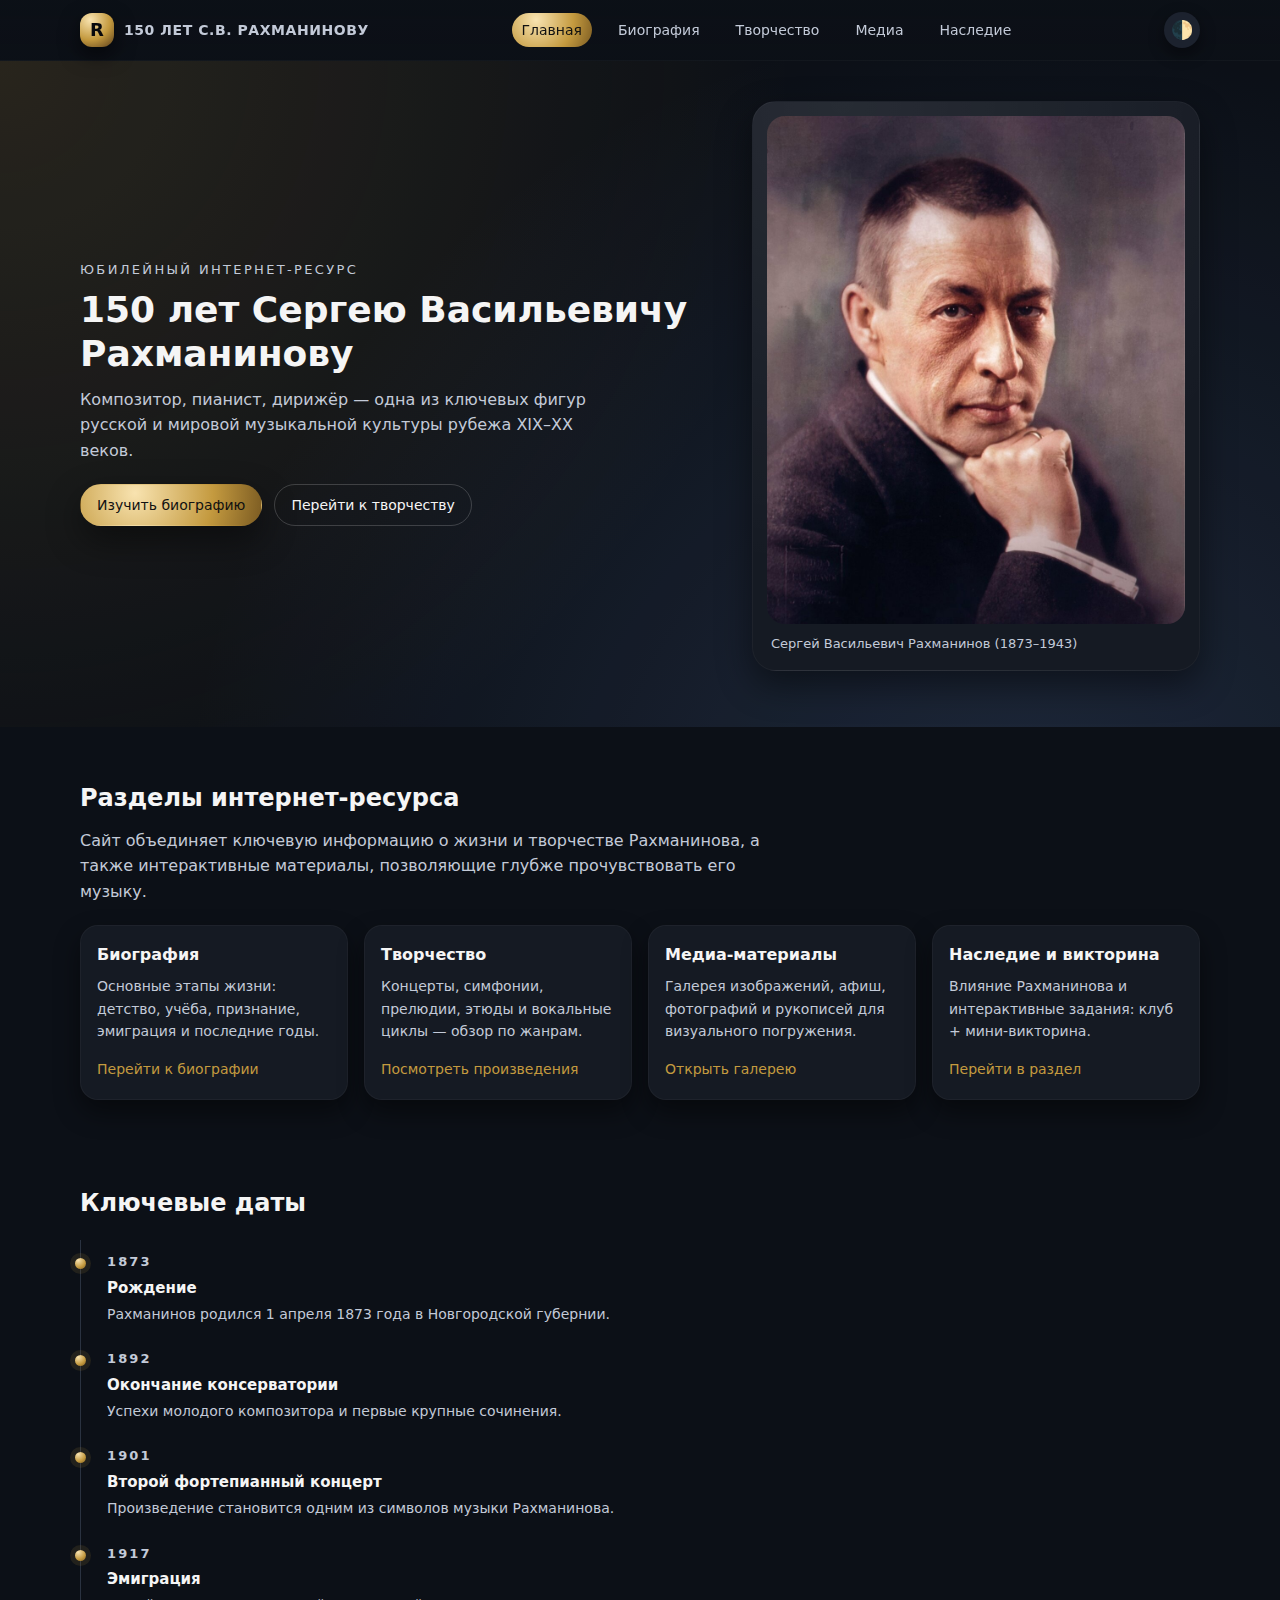
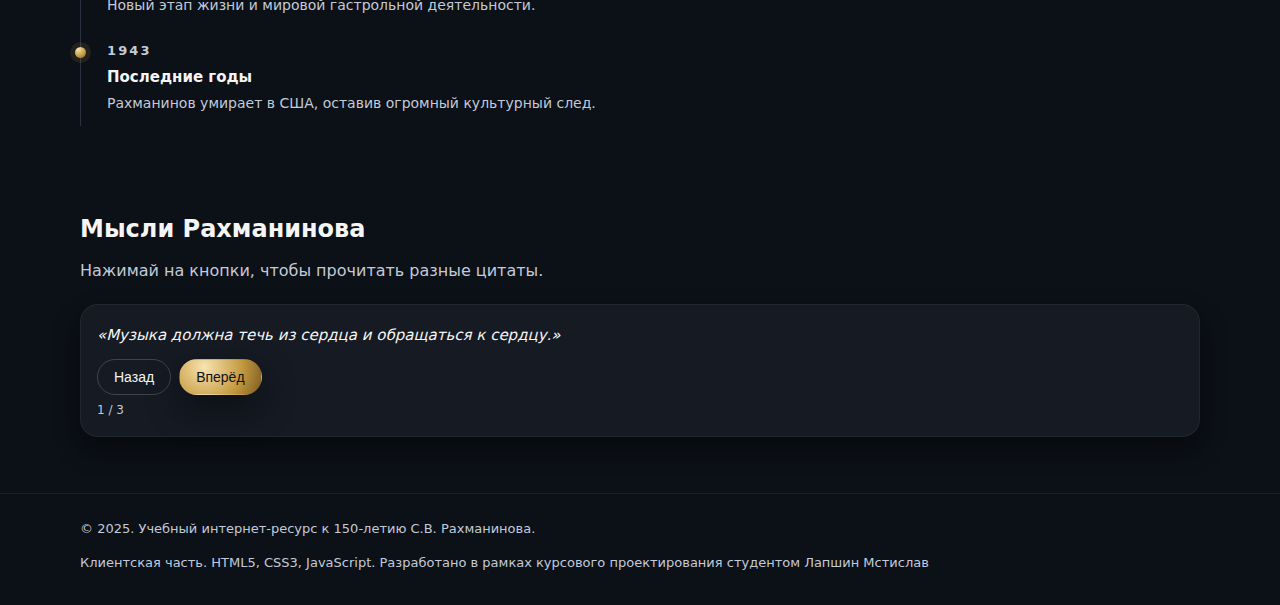
<file: index.html>
<!DOCTYPE html>
<html lang="ru">
<head>
    <meta charset="UTF-8">
    <title>150 лет С.В. Рахманинову — Главная</title>
    <meta name="viewport" content="width=device-width, initial-scale=1">
    <meta name="description" content="Юбилейный интернет-ресурс к 150-летию Сергея Васильевича Рахманинова. Биография, творчество, медиа и интерактивные материалы.">
    <link rel="stylesheet" href="css/style.css">
</head>
<body class="page-home" data-page="home">
<header class="site-header">
    <div class="container header-inner">
        <a href="index.html" class="logo">
            <span class="logo-mark">R</span>
            <span class="logo-text">150 лет С.В. Рахманинову</span>
        </a>

        <button class="nav-toggle" id="navToggle" aria-label="Открыть меню" aria-expanded="false">
            <span class="nav-toggle-line"></span>
            <span class="nav-toggle-line"></span>
            <span class="nav-toggle-line"></span>
        </button>

        <nav class="main-nav" aria-label="Главная навигация">
            <ul class="nav-list" id="navList">
                <li><a href="index.html" class="nav-link active">Главная</a></li>
                <li><a href="biography.html" class="nav-link">Биография</a></li>
                <li><a href="works.html" class="nav-link">Творчество</a></li>
                <li><a href="media.html" class="nav-link">Медиа</a></li>
                <li><a href="legacy.html" class="nav-link">Наследие</a></li>
            </ul>
        </nav>

        <div class="header-actions">
            <button class="theme-toggle" id="themeToggle" aria-label="Переключить тему">🌓</button>
            <div class="member-badge" id="memberBadge" hidden>
                <a href="member.html" class="member-pill" id="memberPill" aria-label="Открыть профиль участника"></a>
            </div>
        </div>
    </div>
</header>

<main>
    <section class="hero">
        <div class="container hero-inner">
            <div class="hero-text">
                <p class="hero-kicker">Юбилейный интернет-ресурс</p>
                <h1>150 лет Сергею Васильевичу Рахманинову</h1>
                <p class="hero-subtitle">
                    Композитор, пианист, дирижёр — одна из ключевых фигур русской и мировой музыкальной культуры рубежа XIX–XX веков.
                </p>
                <div class="hero-actions">
                    <a href="biography.html" class="btn btn-primary">Изучить биографию</a>
                    <a href="works.html" class="btn btn-outline">Перейти к творчеству</a>
                </div>
            </div>
            <div class="hero-media">
                <div class="hero-image-card">
                    <img src="img/rachmaninov-portrait.jpg" alt="С.В. Рахманинов" class="hero-image">
                    <p class="hero-image-caption">
                        Сергей Васильевич Рахманинов (1873–1943)
                    </p>
                </div>
            </div>
        </div>
        <div class="hero-bg-fade"></div>
    </section>

    <section class="section section-cards">
        <div class="container">
            <h2 class="section-title">Разделы интернет-ресурса</h2>
            <p class="section-intro">
                Сайт объединяет ключевую информацию о жизни и творчестве Рахманинова, а также интерактивные материалы,
                позволяющие глубже прочувствовать его музыку.
            </p>

            <div class="card-grid">
                <article class="info-card">
                    <h3>Биография</h3>
                    <p>Основные этапы жизни: детство, учёба, признание, эмиграция и последние годы.</p>
                    <a href="biography.html" class="card-link">Перейти к биографии</a>
                </article>

                <article class="info-card">
                    <h3>Творчество</h3>
                    <p>Концерты, симфонии, прелюдии, этюды и вокальные циклы — обзор по жанрам.</p>
                    <a href="works.html" class="card-link">Посмотреть произведения</a>
                </article>

                <article class="info-card">
                    <h3>Медиа-материалы</h3>
                    <p>Галерея изображений, афиш, фотографий и рукописей для визуального погружения.</p>
                    <a href="media.html" class="card-link">Открыть галерею</a>
                </article>

                <article class="info-card">
                    <h3>Наследие и викторина</h3>
                    <p>Влияние Рахманинова и интерактивные задания: клуб + мини-викторина.</p>
                    <a href="legacy.html" class="card-link">Перейти в раздел</a>
                </article>
            </div>
        </div>
    </section>

    <section class="section section-timeline">
        <div class="container">
            <h2 class="section-title">Ключевые даты</h2>
            <div class="timeline">
                <div class="timeline-item">
                    <div class="timeline-year">1873</div>
                    <div class="timeline-content">
                        <h3>Рождение</h3>
                        <p>Рахманинов родился 1 апреля 1873 года в Новгородской губернии.</p>
                    </div>
                </div>
                <div class="timeline-item">
                    <div class="timeline-year">1892</div>
                    <div class="timeline-content">
                        <h3>Окончание консерватории</h3>
                        <p>Успехи молодого композитора и первые крупные сочинения.</p>
                    </div>
                </div>
                <div class="timeline-item">
                    <div class="timeline-year">1901</div>
                    <div class="timeline-content">
                        <h3>Второй фортепианный концерт</h3>
                        <p>Произведение становится одним из символов музыки Рахманинова.</p>
                    </div>
                </div>
                <div class="timeline-item">
                    <div class="timeline-year">1917</div>
                    <div class="timeline-content">
                        <h3>Эмиграция</h3>
                        <p>Новый этап жизни и мировой гастрольной деятельности.</p>
                    </div>
                </div>
                <div class="timeline-item">
                    <div class="timeline-year">1943</div>
                    <div class="timeline-content">
                        <h3>Последние годы</h3>
                        <p>Рахманинов умирает в США, оставив огромный культурный след.</p>
                    </div>
                </div>
            </div>
        </div>
    </section>

    <section class="section section-quote">
        <div class="container">
            <h2 class="section-title">Мысли Рахманинова</h2>
            <p class="section-intro">
                Нажимай на кнопки, чтобы прочитать разные цитаты.
            </p>
            <div class="quote-widget" data-role="quote-widget">
                <p class="quote-text" id="quoteText">«Музыка должна течь из сердца и обращаться к сердцу.»</p>
                <div class="quote-controls">
                    <button class="btn btn-outline" id="prevQuote">Назад</button>
                    <button class="btn btn-primary" id="nextQuote">Вперёд</button>
                </div>
                <p class="quote-counter" id="quoteCounter">1 / 3</p>
            </div>
        </div>
    </section>
</main>

<footer class="site-footer">
    <div class="container footer-inner">
        <p>© 2025. Учебный интернет-ресурс к 150-летию С.В. Рахманинова.</p>
        <p class="footer-meta">
            Клиентская часть. HTML5, CSS3, JavaScript. Разработано в рамках курсового проектирования студентом Лапшин Мстислав
        </p>
    </div>
</footer>

<button id="scrollTopBtn" class="scroll-top" aria-label="Прокрутить наверх">↑</button>
<script src="js/script.js"></script>
</body>
</html>
</file>
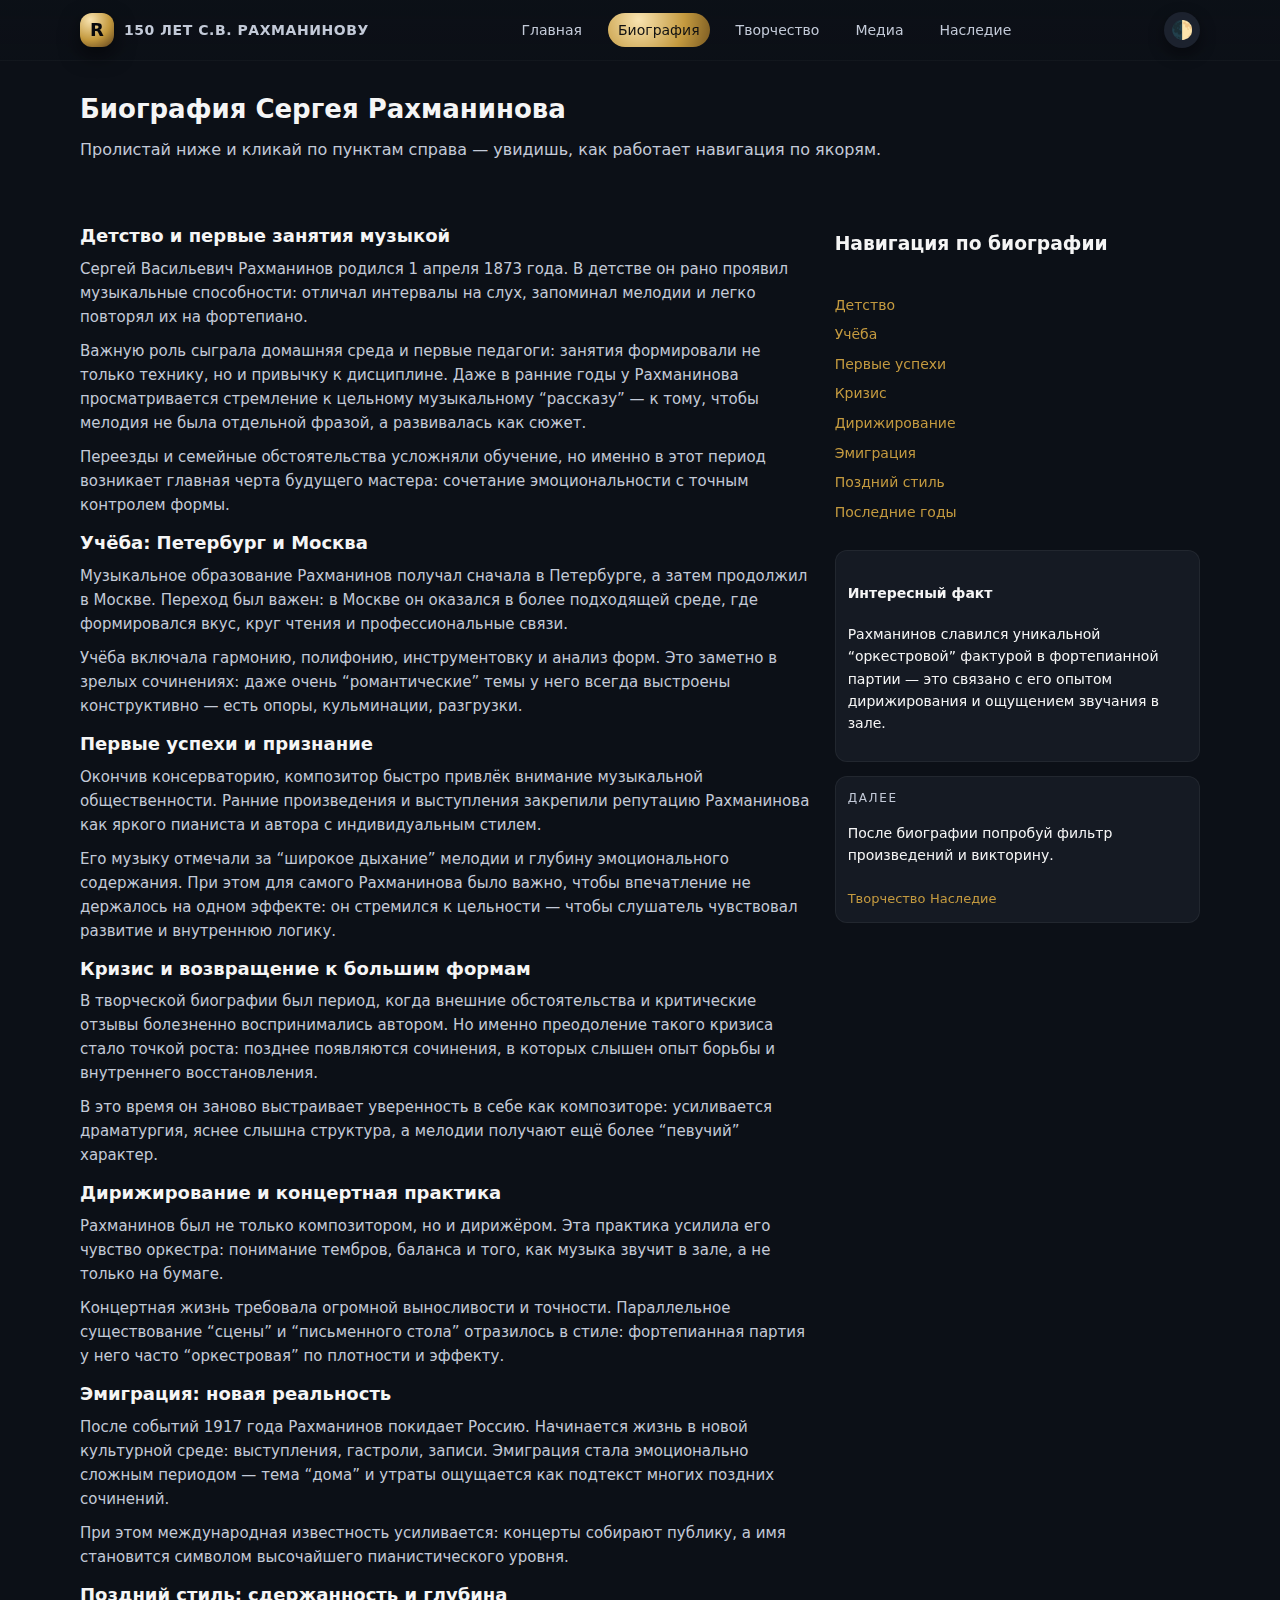
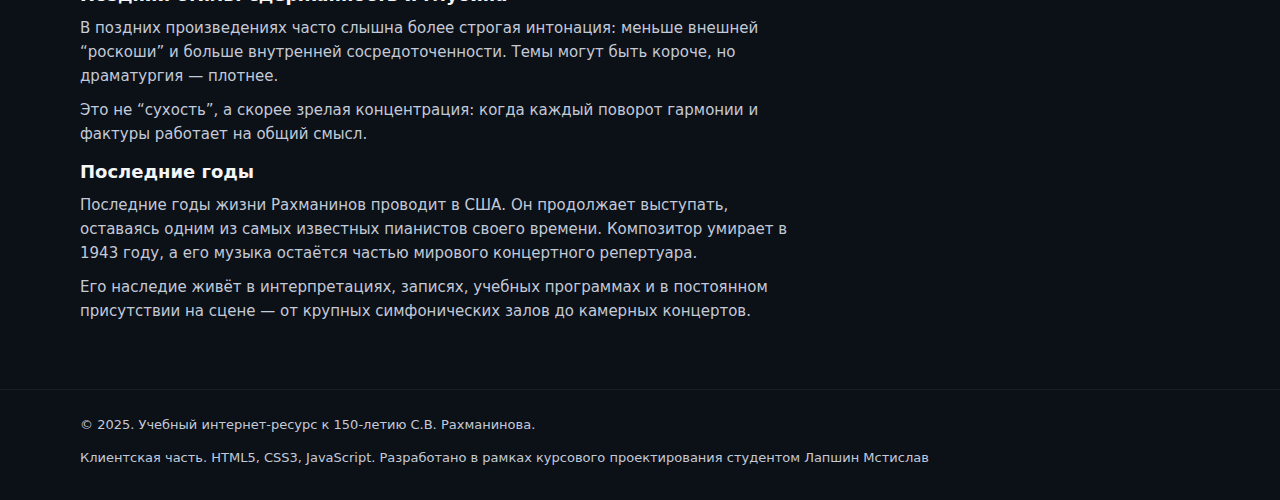
<file: biography.html>
<!DOCTYPE html>
<html lang="ru">
<head>
    <meta charset="UTF-8">
    <title>Биография — 150 лет С.В. Рахманинову</title>
    <meta name="viewport" content="width=device-width, initial-scale=1">
    <meta name="description" content="Биография Сергея Васильевича Рахманинова: основные этапы жизни, творчества и эмиграции.">
    <link rel="stylesheet" href="css/style.css">
</head>
<body class="page-biography" data-page="biography">
<header class="site-header">
    <div class="container header-inner">
        <a href="index.html" class="logo">
            <span class="logo-mark">R</span>
            <span class="logo-text">150 лет С.В. Рахманинову</span>
        </a>

        <button class="nav-toggle" id="navToggle" aria-label="Открыть меню" aria-expanded="false">
            <span class="nav-toggle-line"></span>
            <span class="nav-toggle-line"></span>
            <span class="nav-toggle-line"></span>
        </button>

        <nav class="main-nav" aria-label="Главная навигация">
            <ul class="nav-list" id="navList">
                <li><a href="index.html" class="nav-link">Главная</a></li>
                <li><a href="biography.html" class="nav-link active">Биография</a></li>
                <li><a href="works.html" class="nav-link">Творчество</a></li>
                <li><a href="media.html" class="nav-link">Медиа</a></li>
                <li><a href="legacy.html" class="nav-link">Наследие</a></li>
            </ul>
        </nav>

        <div class="header-actions">
            <button class="theme-toggle" id="themeToggle" aria-label="Переключить тему">🌓</button>
            <div class="member-badge" id="memberBadge" hidden>
                <a href="member.html" class="member-pill" id="memberPill"></a>
            </div>
        </div>
    </div>
</header>

<main>
    <section class="section section-page-header">
        <div class="container">
            <h1 class="page-title">Биография Сергея Рахманинова</h1>
            <p class="page-subtitle">
                Пролистай ниже и кликай по пунктам справа — увидишь, как работает навигация по якорям.
            </p>
        </div>
    </section>

    <section class="section section-two-columns">
        <div class="container two-columns">
            <article class="column-main">
                <h2 id="childhood">Детство и первые занятия музыкой</h2>
                <p>
                    Сергей Васильевич Рахманинов родился 1 апреля 1873 года. В детстве он рано проявил музыкальные способности:
                    отличал интервалы на слух, запоминал мелодии и легко повторял их на фортепиано.
                </p>
                <p>
                    Важную роль сыграла домашняя среда и первые педагоги: занятия формировали не только технику, но и привычку к
                    дисциплине. Даже в ранние годы у Рахманинова просматривается стремление к цельному музыкальному “рассказу” —
                    к тому, чтобы мелодия не была отдельной фразой, а развивалась как сюжет.
                </p>
                <p>
                    Переезды и семейные обстоятельства усложняли обучение, но именно в этот период возникает главная черта будущего
                    мастера: сочетание эмоциональности с точным контролем формы.
                </p>

                <h2 id="study">Учёба: Петербург и Москва</h2>
                <p>
                    Музыкальное образование Рахманинов получал сначала в Петербурге, а затем продолжил в Москве.
                    Переход был важен: в Москве он оказался в более подходящей среде, где формировался вкус, круг чтения и профессиональные связи.
                </p>
                <p>
                    Учёба включала гармонию, полифонию, инструментовку и анализ форм. Это заметно в зрелых сочинениях: даже очень
                    “романтические” темы у него всегда выстроены конструктивно — есть опоры, кульминации, разгрузки.
                </p>

                <h2 id="first-success">Первые успехи и признание</h2>
                <p>
                    Окончив консерваторию, композитор быстро привлёк внимание музыкальной общественности. Ранние произведения
                    и выступления закрепили репутацию Рахманинова как яркого пианиста и автора с индивидуальным стилем.
                </p>
                <p>
                    Его музыку отмечали за “широкое дыхание” мелодии и глубину эмоционального содержания. При этом для самого
                    Рахманинова было важно, чтобы впечатление не держалось на одном эффекте: он стремился к цельности — чтобы слушатель
                    чувствовал развитие и внутреннюю логику.
                </p>

                <h2 id="crisis">Кризис и возвращение к большим формам</h2>
                <p>
                    В творческой биографии был период, когда внешние обстоятельства и критические отзывы болезненно воспринимались
                    автором. Но именно преодоление такого кризиса стало точкой роста: позднее появляются сочинения, в которых
                    слышен опыт борьбы и внутреннего восстановления.
                </p>
                <p>
                    В это время он заново выстраивает уверенность в себе как композиторе: усиливается драматургия, яснее слышна
                    структура, а мелодии получают ещё более “певучий” характер.
                </p>

                <h2 id="conducting">Дирижирование и концертная практика</h2>
                <p>
                    Рахманинов был не только композитором, но и дирижёром. Эта практика усилила его чувство оркестра:
                    понимание тембров, баланса и того, как музыка звучит в зале, а не только на бумаге.
                </p>
                <p>
                    Концертная жизнь требовала огромной выносливости и точности. Параллельное существование “сцены” и “письменного стола”
                    отразилось в стиле: фортепианная партия у него часто “оркестровая” по плотности и эффекту.
                </p>

                <h2 id="emigration">Эмиграция: новая реальность</h2>
                <p>
                    После событий 1917 года Рахманинов покидает Россию. Начинается жизнь в новой культурной среде:
                    выступления, гастроли, записи. Эмиграция стала эмоционально сложным периодом — тема “дома” и утраты
                    ощущается как подтекст многих поздних сочинений.
                </p>
                <p>
                    При этом международная известность усиливается: концерты собирают публику, а имя становится символом
                    высочайшего пианистического уровня.
                </p>

                <h2 id="late-style">Поздний стиль: сдержанность и глубина</h2>
                <p>
                    В поздних произведениях часто слышна более строгая интонация: меньше внешней “роскоши” и больше внутренней
                    сосредоточенности. Темы могут быть короче, но драматургия — плотнее.
                </p>
                <p>
                    Это не “сухость”, а скорее зрелая концентрация: когда каждый поворот гармонии и фактуры работает на общий смысл.
                </p>

                <h2 id="last-years">Последние годы</h2>
                <p>
                    Последние годы жизни Рахманинов проводит в США. Он продолжает выступать, оставаясь одним из самых известных
                    пианистов своего времени. Композитор умирает в 1943 году, а его музыка остаётся частью мирового концертного репертуара.
                </p>
                <p>
                    Его наследие живёт в интерпретациях, записях, учебных программах и в постоянном присутствии на сцене —
                    от крупных симфонических залов до камерных концертов.
                </p>
            </article>

            <aside class="column-aside">
                <div class="sticky-box">
                    <h3>Навигация по биографии</h3>
                    <ul class="local-nav">
                        <li><a href="#childhood">Детство</a></li>
                        <li><a href="#study">Учёба</a></li>
                        <li><a href="#first-success">Первые успехи</a></li>
                        <li><a href="#crisis">Кризис</a></li>
                        <li><a href="#conducting">Дирижирование</a></li>
                        <li><a href="#emigration">Эмиграция</a></li>
                        <li><a href="#late-style">Поздний стиль</a></li>
                        <li><a href="#last-years">Последние годы</a></li>
                    </ul>

                    <div class="fact-card">
                        <h4>Интересный факт</h4>
                        <p>
                            Рахманинов славился уникальной “оркестровой” фактурой в фортепианной партии —
                            это связано с его опытом дирижирования и ощущением звучания в зале.
                        </p>
                    </div>

                    <div class="small-highlight">
                        <p class="small-label">Далее</p>
                        <p>После биографии попробуй фильтр произведений и викторину.</p>
                        <a href="works.html" class="link-button">Творчество</a>
                        <a href="legacy.html" class="link-button">Наследие</a>
                    </div>
                </div>
            </aside>
        </div>
    </section>
</main>

<footer class="site-footer">
    <div class="container footer-inner">
        <p>© 2025. Учебный интернет-ресурс к 150-летию С.В. Рахманинова.</p>
        <p class="footer-meta">
            Клиентская часть. HTML5, CSS3, JavaScript. Разработано в рамках курсового проектирования студентом Лапшин Мстислав
        </p>
    </div>
</footer>

<button id="scrollTopBtn" class="scroll-top" aria-label="Прокрутить наверх">↑</button>
<script src="js/script.js"></script>
</body>
</html>
</file>
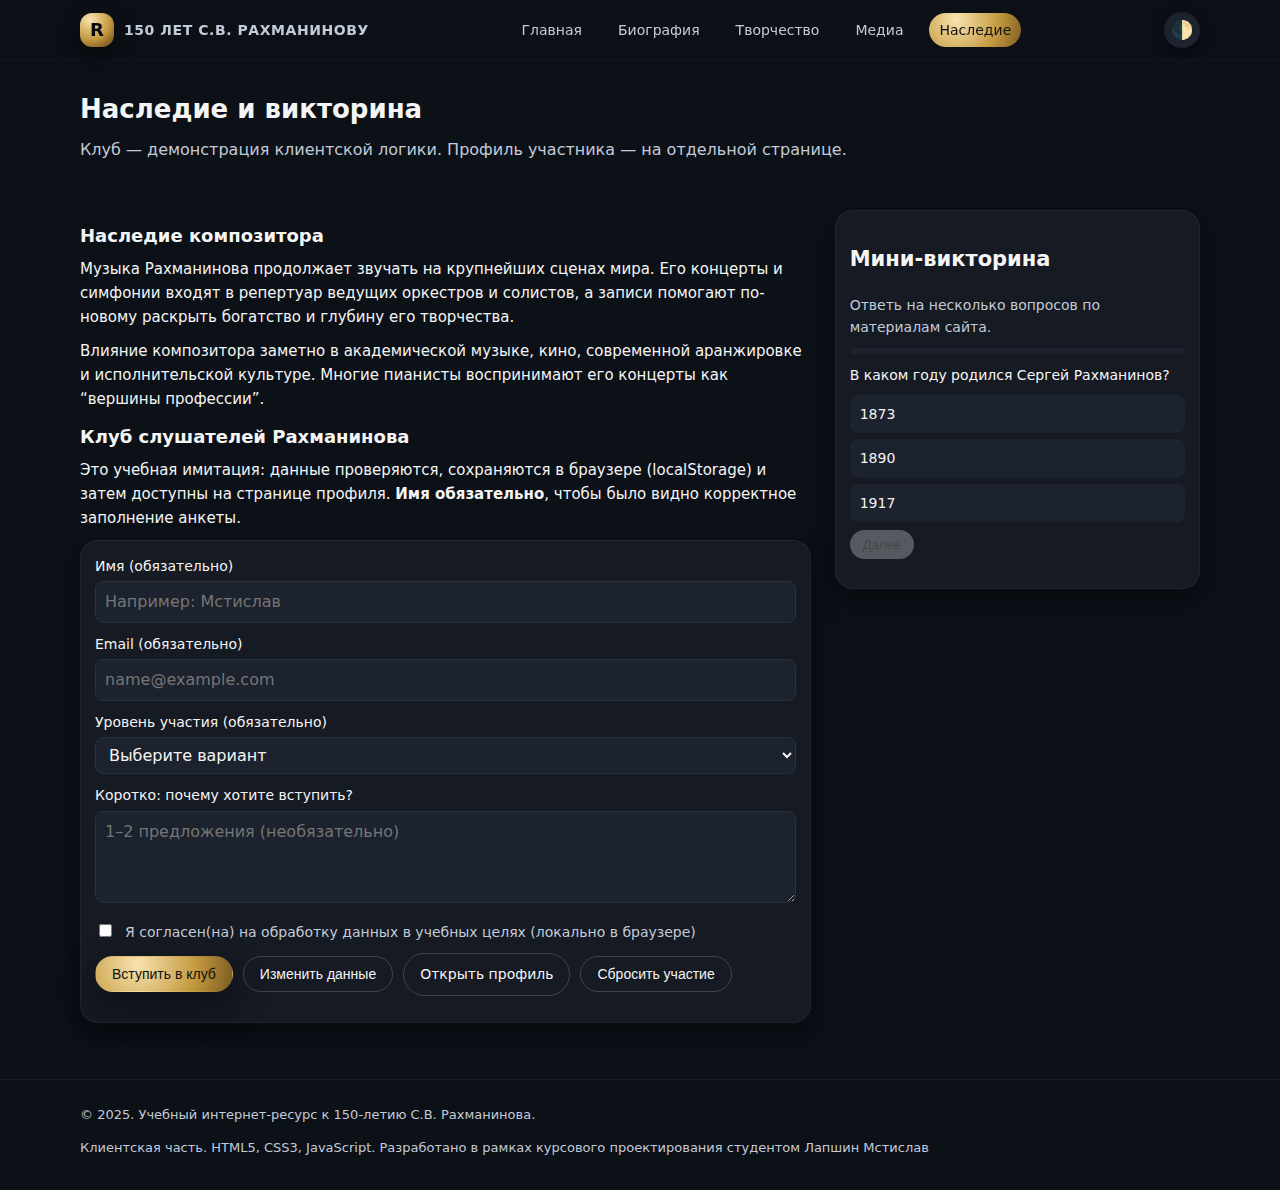
<file: legacy.html>
<!DOCTYPE html>
<html lang="ru">
<head>
    <meta charset="UTF-8">
    <title>Наследие и викторина — 150 лет С.В. Рахманинову</title>
    <meta name="viewport" content="width=device-width, initial-scale=1">
    <meta name="description" content="Наследие С.В. Рахманинова и интерактивная викторина по материалам сайта.">
    <link rel="stylesheet" href="css/style.css">
</head>
<body class="page-legacy" data-page="legacy">
<header class="site-header">
    <div class="container header-inner">
        <a href="index.html" class="logo">
            <span class="logo-mark">R</span>
            <span class="logo-text">150 лет С.В. Рахманинову</span>
        </a>

        <button class="nav-toggle" id="navToggle" aria-label="Открыть меню" aria-expanded="false">
            <span class="nav-toggle-line"></span>
            <span class="nav-toggle-line"></span>
            <span class="nav-toggle-line"></span>
        </button>

        <nav class="main-nav" aria-label="Главная навигация">
            <ul class="nav-list" id="navList">
                <li><a href="index.html" class="nav-link">Главная</a></li>
                <li><a href="biography.html" class="nav-link">Биография</a></li>
                <li><a href="works.html" class="nav-link">Творчество</a></li>
                <li><a href="media.html" class="nav-link">Медиа</a></li>
                <li><a href="legacy.html" class="nav-link active">Наследие</a></li>
            </ul>
        </nav>

        <div class="header-actions">
            <button class="theme-toggle" id="themeToggle" aria-label="Переключить тему">🌓</button>
            <div class="member-badge" id="memberBadge" hidden>
                <a href="member.html" class="member-pill" id="memberPill"></a>
            </div>
        </div>
    </div>
</header>

<main>
    <section class="section section-page-header">
        <div class="container">
            <h1 class="page-title">Наследие и викторина</h1>
            <p class="page-subtitle">Клуб — демонстрация клиентской логики. Профиль участника — на отдельной странице.</p>
        </div>
    </section>

    <section class="section">
        <div class="container two-columns">
            <article class="column-main">
                <h2>Наследие композитора</h2>
                <p>
                    Музыка Рахманинова продолжает звучать на крупнейших сценах мира. Его концерты и симфонии входят
                    в репертуар ведущих оркестров и солистов, а записи помогают по-новому раскрыть богатство и глубину его творчества.
                </p>
                <p>
                    Влияние композитора заметно в академической музыке, кино, современной аранжировке и исполнительской культуре.
                    Многие пианисты воспринимают его концерты как “вершины профессии”.
                </p>

                <h2>Клуб слушателей Рахманинова</h2>
                <p>
                    Это учебная имитация: данные проверяются, сохраняются в браузере (localStorage) и затем доступны на странице профиля.
                    <strong>Имя обязательно</strong>, чтобы было видно корректное заполнение анкеты.
                </p>

                <form class="feedback-form" id="clubForm" novalidate>
                    <div class="form-group">
                        <label for="clubName">Имя (обязательно)</label>
                        <input type="text" id="clubName" name="clubName" placeholder="Например: Мстислав" required>
                        <p class="form-error" data-error-for="clubName"></p>
                    </div>

                    <div class="form-group">
                        <label for="clubEmail">Email (обязательно)</label>
                        <input type="text" id="clubEmail" name="clubEmail" placeholder="name@example.com" required>
                        <p class="form-error" data-error-for="clubEmail"></p>
                    </div>

                    <div class="form-group">
                        <label for="clubTier">Уровень участия (обязательно)</label>
                        <select id="clubTier" name="clubTier" required>
                            <option value="">Выберите вариант</option>
                            <option value="listener">Слушатель (получать подборки)</option>
                            <option value="researcher">Исследователь (факты и материалы)</option>
                            <option value="volunteer">Волонтёр (помощь в мероприятиях)</option>
                        </select>
                        <p class="form-error" data-error-for="clubTier"></p>
                    </div>

                    <div class="form-group">
                        <label for="clubNote">Коротко: почему хотите вступить?</label>
                        <textarea id="clubNote" name="clubNote" rows="3" placeholder="1–2 предложения (необязательно)"></textarea>
                    </div>

                    <div class="form-group form-check">
                        <label class="check-label">
                            <input type="checkbox" id="clubAgree" name="clubAgree" required>
                            Я согласен(на) на обработку данных в учебных целях (локально в браузере)
                        </label>
                        <p class="form-error" data-error-for="clubAgree"></p>
                    </div>

                    <div class="form-actions">
                        <button type="submit" class="btn btn-primary" id="clubSubmitBtn">Вступить в клуб</button>
                        <button type="button" class="btn btn-outline" id="clubEditBtn">Изменить данные</button>
                        <a href="member.html" class="btn btn-outline">Открыть профиль</a>
                        <button type="button" class="btn btn-outline" id="clubClearBtn">Сбросить участие</button>
                    </div>

                    <p class="form-success" id="clubSuccess"></p>
                </form>

                <div class="member-card" id="memberCard" hidden>
                    <h3>Карточка участника (кратко)</h3>
                    <p class="member-row"><span class="member-label">ID:</span> <span id="memberId"></span></p>
                    <p class="member-row"><span class="member-label">Имя:</span> <span id="memberName"></span></p>
                    <p class="member-row"><span class="member-label">Email:</span> <span id="memberEmail"></span></p>
                    <p class="member-row"><span class="member-label">Уровень:</span> <span id="memberTier"></span></p>
                    <p class="member-row"><span class="member-label">Дата:</span> <span id="memberDate"></span></p>
                    <p class="member-hint">
                        Полная карточка + скачивание доступны на странице профиля.
                    </p>
                    <a class="link-button" href="member.html">Перейти в профиль участника</a>
                </div>
            </article>

            <aside class="column-aside">
                <div class="quiz-card" id="quiz" data-role="quiz">
                    <h2>Мини-викторина</h2>
                    <p class="quiz-intro">Ответь на несколько вопросов по материалам сайта.</p>

                    <div class="quiz-progress">
                        <div class="quiz-progress-bar" id="quizProgressBar"></div>
                    </div>

                    <div class="quiz-question" id="quizQuestion"></div>
                    <div class="quiz-options" id="quizOptions"></div>

                    <button class="btn btn-small" id="quizNextBtn" disabled>Далее</button>
                    <p class="quiz-result" id="quizResult"></p>
                </div>
            </aside>
        </div>
    </section>
</main>

<footer class="site-footer">
    <div class="container footer-inner">
        <p>© 2025. Учебный интернет-ресурс к 150-летию С.В. Рахманинова.</p>
        <p class="footer-meta">
            Клиентская часть. HTML5, CSS3, JavaScript. Разработано в рамках курсового проектирования студентом Лапшин Мстислав
        </p>
    </div>
</footer>

<button id="scrollTopBtn" class="scroll-top" aria-label="Прокрутить наверх">↑</button>
<script src="js/script.js"></script>
</body>
</html>
</file>
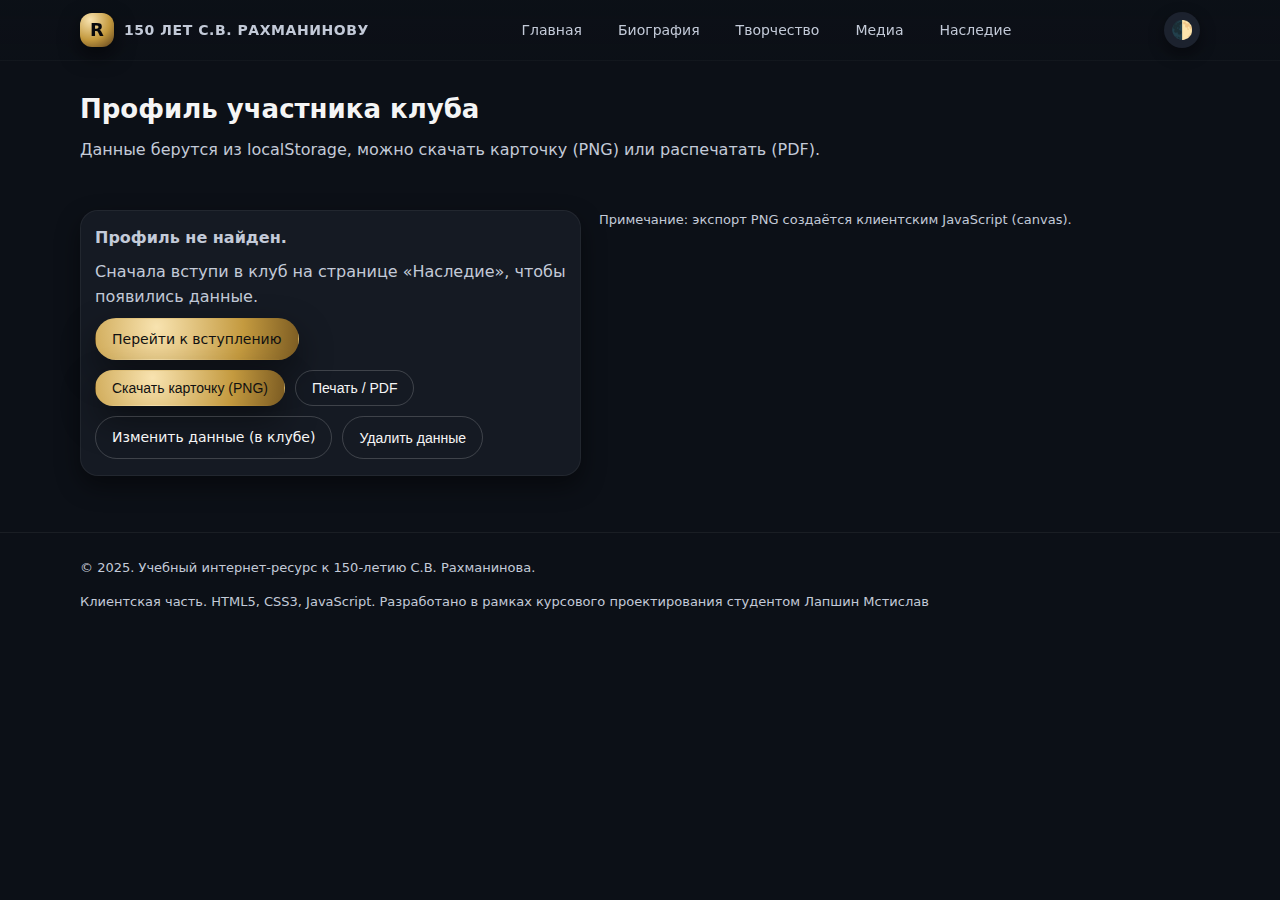
<file: member.html>
<!DOCTYPE html>
<html lang="ru">
<head>
    <meta charset="UTF-8">
    <title>Профиль участника — 150 лет С.В. Рахманинову</title>
    <meta name="viewport" content="width=device-width, initial-scale=1">
    <meta name="description" content="Профиль участника клуба слушателей Рахманинова. Демонстрация клиентской логики: localStorage, экспорт карточки.">
    <link rel="stylesheet" href="css/style.css">
</head>
<body class="page-member" data-page="member">
<header class="site-header">
    <div class="container header-inner">
        <a href="index.html" class="logo">
            <span class="logo-mark">R</span>
            <span class="logo-text">150 лет С.В. Рахманинову</span>
        </a>

        <button class="nav-toggle" id="navToggle" aria-label="Открыть меню" aria-expanded="false">
            <span class="nav-toggle-line"></span>
            <span class="nav-toggle-line"></span>
            <span class="nav-toggle-line"></span>
        </button>

        <nav class="main-nav" aria-label="Главная навигация">
            <ul class="nav-list" id="navList">
                <li><a href="index.html" class="nav-link">Главная</a></li>
                <li><a href="biography.html" class="nav-link">Биография</a></li>
                <li><a href="works.html" class="nav-link">Творчество</a></li>
                <li><a href="media.html" class="nav-link">Медиа</a></li>
                <li><a href="legacy.html" class="nav-link">Наследие</a></li>
            </ul>
        </nav>

        <div class="header-actions">
            <button class="theme-toggle" id="themeToggle" aria-label="Переключить тему">🌓</button>
            <div class="member-badge" id="memberBadge" hidden>
                <a href="member.html" class="member-pill" id="memberPill"></a>
            </div>
        </div>
    </div>
</header>

<main>
    <section class="section section-page-header">
        <div class="container">
            <h1 class="page-title">Профиль участника клуба</h1>
            <p class="page-subtitle">
                Данные берутся из localStorage, можно скачать карточку (PNG) или распечатать (PDF).
            </p>
        </div>
    </section>

    <section class="section">
        <div class="container member-layout">
            <div class="member-panel">
                <div class="member-state" id="memberState"></div>

                <div class="member-actions" id="memberActions" hidden>
                    <button class="btn btn-primary" id="downloadCardBtn">Скачать карточку (PNG)</button>
                    <button class="btn btn-outline" id="printCardBtn">Печать / PDF</button>
                    <a class="btn btn-outline" href="legacy.html">Изменить данные (в клубе)</a>
                    <button class="btn btn-outline" id="deleteMemberBtn">Удалить данные</button>
                </div>
            </div>

            <div class="member-preview-wrap">
                <div class="member-preview" id="memberPreview" hidden>
                    <div class="club-card" id="clubCard">
                        <div class="club-card-top">
                            <div class="club-card-title">
                                <div class="club-card-badge">R</div>
                                <div>
                                    <div class="club-card-name">Клуб слушателей Рахманинова</div>
                                    <div class="club-card-sub">Учебная карточка участника</div>
                                </div>
                            </div>
                            <div class="club-card-id" id="profileId"></div>
                        </div>

                        <div class="club-card-body">
                            <div class="club-row">
                                <span class="club-label">Имя</span>
                                <span class="club-value" id="profileName"></span>
                            </div>
                            <div class="club-row">
                                <span class="club-label">Email</span>
                                <span class="club-value" id="profileEmail"></span>
                            </div>
                            <div class="club-row">
                                <span class="club-label">Уровень</span>
                                <span class="club-value" id="profileTier"></span>
                            </div>
                            <div class="club-row">
                                <span class="club-label">Дата</span>
                                <span class="club-value" id="profileDate"></span>
                            </div>
                        </div>

                        <div class="club-card-footer">
                            <span>150 лет С.В. Рахманинову</span>
                            <span>localStorage • demo</span>
                        </div>
                    </div>
                </div>

                <p class="member-hint-2">
                    Примечание: экспорт PNG создаётся клиентским JavaScript (canvas).
                </p>
            </div>
        </div>
    </section>
</main>

<footer class="site-footer">
    <div class="container footer-inner">
        <p>© 2025. Учебный интернет-ресурс к 150-летию С.В. Рахманинова.</p>
        <p class="footer-meta">
            Клиентская часть. HTML5, CSS3, JavaScript. Разработано в рамках курсового проектирования студентом Лапшин Мстислав
        </p>
    </div>
</footer>

<button id="scrollTopBtn" class="scroll-top" aria-label="Прокрутить наверх">↑</button>
<script src="js/script.js"></script>
</body>
</html>
</file>
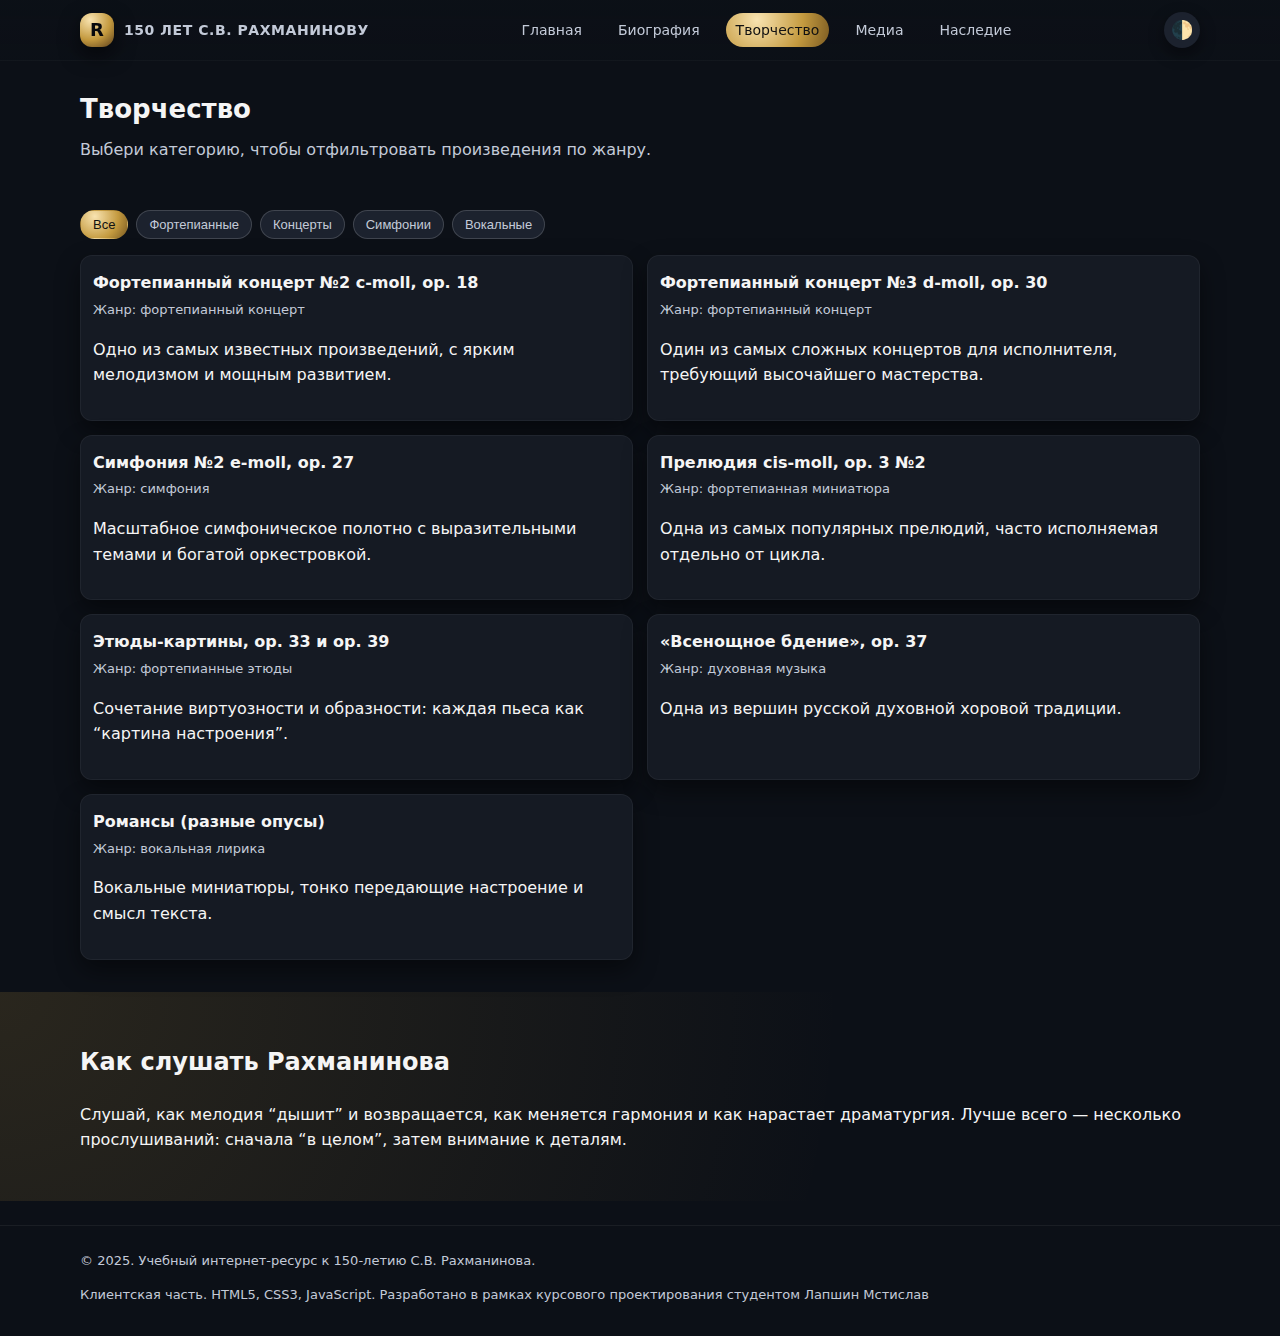
<file: works.html>
<!DOCTYPE html>
<html lang="ru">
<head>
    <meta charset="UTF-8">
    <title>Творчество — 150 лет С.В. Рахманинову</title>
    <meta name="viewport" content="width=device-width, initial-scale=1">
    <meta name="description" content="Основные произведения С.В. Рахманинова: концерты, симфонии, фортепианные и вокальные сочинения.">
    <link rel="stylesheet" href="css/style.css">
</head>
<body class="page-works" data-page="works">
<header class="site-header">
    <div class="container header-inner">
        <a href="index.html" class="logo">
            <span class="logo-mark">R</span>
            <span class="logo-text">150 лет С.В. Рахманинову</span>
        </a>

        <button class="nav-toggle" id="navToggle" aria-label="Открыть меню" aria-expanded="false">
            <span class="nav-toggle-line"></span>
            <span class="nav-toggle-line"></span>
            <span class="nav-toggle-line"></span>
        </button>

        <nav class="main-nav" aria-label="Главная навигация">
            <ul class="nav-list" id="navList">
                <li><a href="index.html" class="nav-link">Главная</a></li>
                <li><a href="biography.html" class="nav-link">Биография</a></li>
                <li><a href="works.html" class="nav-link active">Творчество</a></li>
                <li><a href="media.html" class="nav-link">Медиа</a></li>
                <li><a href="legacy.html" class="nav-link">Наследие</a></li>
            </ul>
        </nav>

        <div class="header-actions">
            <button class="theme-toggle" id="themeToggle" aria-label="Переключить тему">🌓</button>
            <div class="member-badge" id="memberBadge" hidden>
                <a href="member.html" class="member-pill" id="memberPill"></a>
            </div>
        </div>
    </div>
</header>

<main>
    <section class="section section-page-header">
        <div class="container">
            <h1 class="page-title">Творчество</h1>
            <p class="page-subtitle">Выбери категорию, чтобы отфильтровать произведения по жанру.</p>
        </div>
    </section>

    <section class="section">
        <div class="container">
            <div class="works-filter" data-role="works-filter">
                <button class="btn btn-small btn-filter active" data-filter="all">Все</button>
                <button class="btn btn-small btn-filter" data-filter="piano">Фортепианные</button>
                <button class="btn btn-small btn-filter" data-filter="concerto">Концерты</button>
                <button class="btn btn-small btn-filter" data-filter="symphony">Симфонии</button>
                <button class="btn btn-small btn-filter" data-filter="vocal">Вокальные</button>
            </div>

            <div class="works-grid" id="worksGrid">
                <article class="work-card" data-category="concerto">
                    <h2>Фортепианный концерт №2 c-moll, op. 18</h2>
                    <p class="work-meta">Жанр: фортепианный концерт</p>
                    <p>Одно из самых известных произведений, с ярким мелодизмом и мощным развитием.</p>
                </article>

                <article class="work-card" data-category="concerto">
                    <h2>Фортепианный концерт №3 d-moll, op. 30</h2>
                    <p class="work-meta">Жанр: фортепианный концерт</p>
                    <p>Один из самых сложных концертов для исполнителя, требующий высочайшего мастерства.</p>
                </article>

                <article class="work-card" data-category="symphony">
                    <h2>Симфония №2 e-moll, op. 27</h2>
                    <p class="work-meta">Жанр: симфония</p>
                    <p>Масштабное симфоническое полотно с выразительными темами и богатой оркестровкой.</p>
                </article>

                <article class="work-card" data-category="piano">
                    <h2>Прелюдия cis-moll, op. 3 №2</h2>
                    <p class="work-meta">Жанр: фортепианная миниатюра</p>
                    <p>Одна из самых популярных прелюдий, часто исполняемая отдельно от цикла.</p>
                </article>

                <article class="work-card" data-category="piano">
                    <h2>Этюды-картины, op. 33 и op. 39</h2>
                    <p class="work-meta">Жанр: фортепианные этюды</p>
                    <p>Сочетание виртуозности и образности: каждая пьеса как “картина настроения”.</p>
                </article>

                <article class="work-card" data-category="vocal">
                    <h2>«Всенощное бдение», op. 37</h2>
                    <p class="work-meta">Жанр: духовная музыка</p>
                    <p>Одна из вершин русской духовной хоровой традиции.</p>
                </article>

                <article class="work-card" data-category="vocal">
                    <h2>Романсы (разные опусы)</h2>
                    <p class="work-meta">Жанр: вокальная лирика</p>
                    <p>Вокальные миниатюры, тонко передающие настроение и смысл текста.</p>
                </article>
            </div>
        </div>
    </section>

    <section class="section section-note">
        <div class="container">
            <h2>Как слушать Рахманинова</h2>
            <p>
                Слушай, как мелодия “дышит” и возвращается, как меняется гармония и как нарастает драматургия.
                Лучше всего — несколько прослушиваний: сначала “в целом”, затем внимание к деталям.
            </p>
        </div>
    </section>
</main>

<footer class="site-footer">
    <div class="container footer-inner">
        <p>© 2025. Учебный интернет-ресурс к 150-летию С.В. Рахманинова.</p>
        <p class="footer-meta">
            Клиентская часть. HTML5, CSS3, JavaScript. Разработано в рамках курсового проектирования студентом Лапшин Мстислав
        </p>
    </div>
</footer>

<button id="scrollTopBtn" class="scroll-top" aria-label="Прокрутить наверх">↑</button>
<script src="js/script.js"></script>
</body>
</html>
</file>
<file: css/style.css>
:root {
    --color-bg: #0c1017;
    --color-bg-elevated: #151a23;
    --color-bg-soft: #1c222e;
    --color-accent: #c49a3f;
    --color-accent-soft: rgba(196, 154, 63, 0.2);
    --color-text: #f5f5f5;
    --color-text-muted: #c3cad8;
    --color-border: #2a3240;
    --color-error: #ff6b6b;

    --header-bg-top: rgba(12, 16, 23, 0.94);
    --header-bg-bottom: rgba(12, 16, 23, 0.86);
    --mobile-nav-bg: rgba(12, 16, 23, 0.98);

    --shadow-soft: 0 14px 35px rgba(0, 0, 0, 0.45);
    --radius-lg: 18px;
    --radius-md: 12px;
    --radius-sm: 8px;
    --transition-fast: 0.18s ease-out;
    --transition-normal: 0.24s ease-out;
    --font-main: system-ui, -apple-system, BlinkMacSystemFont, "SF Pro Text", "Segoe UI", sans-serif;
}

body.theme-light {
    --color-bg: #f5f5f8;
    --color-bg-elevated: #ffffff;
    --color-bg-soft: #eef0f5;
    --color-text: #151820;
    --color-text-muted: #555e6d;
    --color-border: #d1d5e0;
    --shadow-soft: 0 10px 30px rgba(16, 24, 40, 0.12);

    --header-bg-top: rgba(245, 245, 248, 0.92);
    --header-bg-bottom: rgba(245, 245, 248, 0.84);
    --mobile-nav-bg: rgba(245, 245, 248, 0.98);
}

*,
*::before,
*::after { box-sizing: border-box; }

html, body { margin: 0; padding: 0; }

body {
    font-family: var(--font-main);
    background-color: var(--color-bg);
    color: var(--color-text);
    line-height: 1.6;
    -webkit-font-smoothing: antialiased;
}

.container {
    width: min(1120px, 100% - 32px);
    margin: 0 auto;
}

/* ---------- HEADER ---------- */

.site-header {
    position: sticky;
    top: 0;
    z-index: 50;
    background: linear-gradient(to bottom, var(--header-bg-top), var(--header-bg-bottom));
    backdrop-filter: blur(16px);
    border-bottom: 1px solid rgba(255, 255, 255, 0.03);
}

.header-inner {
    display: flex;
    align-items: center;
    justify-content: space-between;
    gap: 18px;
    padding: 12px 0;
}

.logo {
    display: flex;
    align-items: center;
    text-decoration: none;
    gap: 10px;
}

.logo-mark {
    width: 34px;
    height: 34px;
    border-radius: 12px;
    display: inline-flex;
    align-items: center;
    justify-content: center;
    background: radial-gradient(circle at 30% 20%, #f8e3b0, #c49a3f 55%, #5c3f1b);
    color: #07080c;
    font-weight: 700;
    font-size: 18px;
    box-shadow: 0 8px 20px rgba(0, 0, 0, 0.6);
}

.logo-text {
    font-weight: 600;
    font-size: 14px;
    letter-spacing: 0.04em;
    text-transform: uppercase;
    color: var(--color-text-muted);
}

.main-nav { display: flex; align-items: center; }

.nav-list {
    list-style: none;
    display: flex;
    gap: 16px;
    margin: 0;
    padding: 0;
}

.nav-link {
    position: relative;
    display: inline-flex;
    padding: 6px 10px;
    border-radius: 999px;
    font-size: 14px;
    color: var(--color-text-muted);
    text-decoration: none;
    transition: background-color var(--transition-fast), color var(--transition-fast), transform var(--transition-fast);
}
.nav-link:hover {
    color: var(--color-text);
    background-color: rgba(255, 255, 255, 0.04);
    transform: translateY(-1px);
}
.nav-link.active {
    color: #111;
    background: radial-gradient(circle at 30% 20%, #f8e3b0, #c49a3f 60%, #7b5b22);
}

.header-actions {
    display: inline-flex;
    align-items: center;
    gap: 10px;
}

.theme-toggle {
    border: none;
    background: var(--color-bg-soft);
    color: var(--color-text-muted);
    width: 36px;
    height: 36px;
    border-radius: 999px;
    cursor: pointer;
    display: inline-flex;
    align-items: center;
    justify-content: center;
    font-size: 18px;
    box-shadow: 0 6px 16px rgba(0, 0, 0, 0.45);
    transition: background-color var(--transition-fast), transform var(--transition-fast), box-shadow var(--transition-fast);
}
.theme-toggle:hover {
    background-color: var(--color-bg-elevated);
    transform: translateY(-1px);
    box-shadow: 0 10px 22px rgba(0, 0, 0, 0.55);
}

/* Бейдж участника */
.member-pill {
    display: inline-flex;
    align-items: center;
    gap: 8px;
    padding: 7px 10px;
    border-radius: 999px;
    background-color: var(--color-bg-soft);
    border: 1px solid rgba(255,255,255,0.10);
    color: var(--color-text);
    font-size: 13px;
    text-decoration: none;
    max-width: 240px;
    white-space: nowrap;
    overflow: hidden;
    text-overflow: ellipsis;
}
.member-pill::before { content: "🎟️"; opacity: 0.9; }
.member-pill:hover {
    border-color: rgba(255,255,255,0.18);
    background-color: var(--color-bg-elevated);
}

.nav-toggle {
    display: none;
    border: none;
    background: transparent;
    cursor: pointer;
    width: 36px;
    height: 36px;
    padding: 6px;
    border-radius: 999px;
    justify-content: center;
    align-items: center;
    flex-direction: column;
    gap: 4px;
}
.nav-toggle-line {
    width: 20px;
    height: 2px;
    border-radius: 999px;
    background-color: var(--color-text-muted);
}

/* ---------- HERO ---------- */

.hero { position: relative; padding: 40px 0 56px; overflow: hidden; }
.hero-inner {
    display: grid;
    grid-template-columns: minmax(0, 3fr) minmax(0, 2.1fr);
    gap: 32px;
    align-items: center;
}
.hero-bg-fade {
    position: absolute;
    inset: 0;
    background:
        radial-gradient(circle at 0% 0%, rgba(196, 154, 63, 0.18), transparent 55%),
        radial-gradient(circle at 80% 120%, rgba(105, 143, 211, 0.23), transparent 65%);
    opacity: 0.85;
    pointer-events: none;
}
.hero-text { position: relative; z-index: 1; }
.hero-kicker {
    font-size: 13px;
    letter-spacing: 0.18em;
    text-transform: uppercase;
    color: var(--color-text-muted);
    margin-bottom: 8px;
}
.hero h1 { font-size: clamp(28px, 4vw, 36px); line-height: 1.2; margin: 0 0 12px; }
.hero-subtitle { margin: 0 0 20px; color: var(--color-text-muted); max-width: 520px; }
.hero-actions { display: flex; flex-wrap: wrap; gap: 12px; }

.btn {
    display: inline-flex;
    align-items: center;
    justify-content: center;
    gap: 6px;
    padding: 9px 16px;
    border-radius: 999px;
    font-size: 14px;
    font-weight: 500;
    border: 1px solid transparent;
    cursor: pointer;
    text-decoration: none;
    white-space: nowrap;
    transition:
        background-color var(--transition-normal),
        color var(--transition-normal),
        box-shadow var(--transition-normal),
        transform var(--transition-fast),
        border-color var(--transition-fast);
}
.btn-primary {
    background: radial-gradient(circle at 30% 20%, #f8e3b0, #c49a3f 60%, #7b5b22);
    color: #111;
    box-shadow: var(--shadow-soft);
}
.btn-primary:hover { transform: translateY(-1px); box-shadow: 0 18px 40px rgba(0, 0, 0, 0.6); }
.btn-outline {
    background-color: transparent;
    border-color: rgba(255, 255, 255, 0.18);
    color: var(--color-text);
}
.btn-outline:hover { background-color: rgba(255, 255, 255, 0.06); }
.btn-small { padding: 6px 12px; font-size: 13px; }

.hero-media { position: relative; z-index: 1; }
.hero-image-card {
    background: radial-gradient(circle at 20% 0%, rgba(255, 255, 255, 0.08), transparent 70%), var(--color-bg-elevated);
    border-radius: 24px;
    padding: 14px 14px 16px;
    box-shadow: var(--shadow-soft);
    border: 1px solid rgba(255, 255, 255, 0.04);
}
.hero-image { width: 100%; display: block; border-radius: 18px; object-fit: cover; }
.hero-image-caption { margin: 10px 4px 0; font-size: 13px; color: var(--color-text-muted); }

/* ---------- SECTIONS ---------- */

.section { padding: 32px 0; }
.section-title { font-size: 24px; margin-bottom: 10px; }
.section-intro { max-width: 720px; color: var(--color-text-muted); margin: 0 0 20px; }

.section-cards .card-grid {
    display: grid;
    grid-template-columns: repeat(4, minmax(0, 1fr));
    gap: 16px;
}
.info-card {
    background-color: var(--color-bg-elevated);
    border-radius: var(--radius-lg);
    padding: 16px 16px 18px;
    border: 1px solid rgba(255, 255, 255, 0.04);
    box-shadow: 0 12px 26px rgba(0, 0, 0, 0.45);
    display: flex;
    flex-direction: column;
    gap: 8px;
}
.info-card h3 { margin: 0; font-size: 16px; }
.info-card p { margin: 0; font-size: 14px; color: var(--color-text-muted); }
.card-link { margin-top: 8px; font-size: 14px; text-decoration: none; color: var(--color-accent); }

.section-timeline .timeline { border-left: 1px solid var(--color-border); margin-top: 18px; }
.timeline-item { position: relative; padding: 12px 0 12px 26px; }
.timeline-item::before {
    content: "";
    position: absolute;
    left: -6px;
    top: 18px;
    width: 11px;
    height: 11px;
    border-radius: 999px;
    background: radial-gradient(circle at 30% 20%, #f8e3b0, #c49a3f 60%, #7b5b22);
    box-shadow: 0 0 0 5px rgba(196, 154, 63, 0.12);
}
.timeline-year { font-weight: 600; font-size: 13px; letter-spacing: 0.16em; text-transform: uppercase; color: var(--color-text-muted); margin-bottom: 3px; }
.timeline-content h3 { margin: 0 0 3px; font-size: 15px; }
.timeline-content p { margin: 0; font-size: 14px; color: var(--color-text-muted); }

.section-quote .quote-widget {
    margin-top: 14px;
    background-color: var(--color-bg-elevated);
    border-radius: var(--radius-lg);
    padding: 18px 16px 16px;
    border: 1px solid rgba(255, 255, 255, 0.06);
    box-shadow: 0 12px 26px rgba(0, 0, 0, 0.45);
}
.quote-text { margin: 0 0 12px; font-style: italic; font-size: 15px; }
.quote-controls { display: flex; gap: 8px; margin-bottom: 6px; }
.quote-counter { margin: 0; font-size: 12px; color: var(--color-text-muted); }

/* ---------- PAGE HEADER ---------- */

.section-page-header { padding-top: 28px; padding-bottom: 16px; }
.page-title { font-size: 26px; margin: 0 0 6px; }
.page-subtitle { margin: 0; color: var(--color-text-muted); }

/* Two columns */
.section-two-columns .two-columns,
.section .two-columns {
    display: grid;
    grid-template-columns: minmax(0, 3fr) minmax(0, 1.5fr);
    gap: 24px;
}

.column-main h2 { margin-top: 12px; margin-bottom: 4px; font-size: 18px; }
.column-main p {
    margin-top: 6px;
    margin-bottom: 10px;
    font-size: 15px;
    color: var(--color-text-muted);
}
.page-legacy .column-main p { color: var(--color-text); }

.column-aside .sticky-box {
    position: sticky;
    top: 90px;
    display: flex;
    flex-direction: column;
    gap: 14px;
}

.local-nav { list-style: none; margin: 0 0 8px; padding: 0; }
.local-nav li { margin-bottom: 4px; }
.local-nav a { font-size: 14px; color: var(--color-accent); text-decoration: none; }

.fact-card,
.small-highlight {
    background-color: var(--color-bg-elevated);
    border-radius: var(--radius-md);
    padding: 12px;
    border: 1px solid rgba(255, 255, 255, 0.06);
    font-size: 14px;
}

.small-label {
    font-size: 12px;
    text-transform: uppercase;
    letter-spacing: 0.14em;
    color: var(--color-text-muted);
    margin: 0 0 4px;
}

.link-button {
    display: inline-flex;
    margin-top: 8px;
    font-size: 13px;
    text-decoration: none;
    color: var(--color-accent);
}

/* Works */
.works-filter { display: flex; flex-wrap: wrap; gap: 8px; margin-bottom: 16px; }
.btn-filter {
    border-color: rgba(255, 255, 255, 0.16);
    background-color: var(--color-bg-soft);
    color: var(--color-text-muted);
}
.btn-filter.active {
    background: radial-gradient(circle at 30% 20%, #f8e3b0, #c49a3f 60%, #7b5b22);
    color: #111;
    border-color: transparent;
}
.works-grid { display: grid; grid-template-columns: repeat(2, minmax(0, 1fr)); gap: 14px; }
.work-card {
    background-color: var(--color-bg-elevated);
    border-radius: var(--radius-md);
    padding: 14px 12px 16px;
    border: 1px solid rgba(255, 255, 255, 0.05);
    box-shadow: 0 10px 24px rgba(0, 0, 0, 0.46);
}
.work-card h2 { margin: 0 0 4px; font-size: 16px; }
.work-meta { margin: 0 0 6px; font-size: 13px; color: var(--color-text-muted); }

.section-note {
    background: radial-gradient(circle at 0% 0%, rgba(196, 154, 63, 0.16), transparent 65%);
}

/* Media */
.gallery-grid { display: grid; grid-template-columns: repeat(4, minmax(0, 1fr)); gap: 14px; }
.gallery-item {
    background-color: var(--color-bg-elevated);
    border-radius: var(--radius-md);
    overflow: hidden;
    border: 1px solid rgba(255, 255, 255, 0.04);
    box-shadow: 0 10px 24px rgba(0, 0, 0, 0.46);
    cursor: pointer;
}
.gallery-item img { display: block; width: 100%; height: 140px; object-fit: cover; }
.gallery-item figcaption { padding: 8px 10px 10px; font-size: 13px; color: var(--color-text-muted); }

/* Modal */
.modal { position: fixed; inset: 0; display: none; z-index: 60; }
.modal[data-open="true"] { display: block; }
.modal-backdrop { position: absolute; inset: 0; background-color: rgba(0, 0, 0, 0.7); }
.modal-content {
    position: relative;
    width: min(720px, 100% - 32px);
    margin: 40px auto;
    background-color: var(--color-bg-elevated);
    border-radius: var(--radius-lg);
    padding: 16px;
    box-shadow: var(--shadow-soft);
}
.modal img { display: block; width: 100%; max-height: 70vh; object-fit: contain; border-radius: var(--radius-md); }
.modal-caption { margin: 8px 4px 0; font-size: 14px; color: var(--color-text-muted); }
.modal-close {
    position: absolute;
    top: 10px; right: 10px;
    border: none;
    background: var(--color-bg-soft);
    color: var(--color-text);
    width: 28px; height: 28px;
    border-radius: 999px;
    cursor: pointer;
}

/* Forms + Quiz */
.feedback-form {
    margin-top: 8px;
    background-color: var(--color-bg-elevated);
    border-radius: var(--radius-lg);
    padding: 14px 14px 16px;
    border: 1px solid rgba(255, 255, 255, 0.06);
    box-shadow: 0 10px 24px rgba(0, 0, 0, 0.45);
}
.form-group { margin-bottom: 10px; }
.form-group label { display: block; font-size: 14px; margin-bottom: 4px; }
.form-check .check-label {
    display: flex;
    gap: 10px;
    align-items: flex-start;
    font-size: 14px;
    color: var(--color-text-muted);
}
input[type="text"], select, textarea {
    width: 100%;
    font: inherit;
    padding: 7px 9px;
    border-radius: var(--radius-sm);
    border: 1px solid var(--color-border);
    background-color: var(--color-bg-soft);
    color: var(--color-text);
    outline: none;
    transition: border-color var(--transition-fast), box-shadow var(--transition-fast), background-color var(--transition-fast);
}
input[type="text"]:focus, select:focus, textarea:focus {
    border-color: var(--color-accent);
    box-shadow: 0 0 0 1px rgba(196, 154, 63, 0.4);
}
.form-error { margin: 4px 0 0; font-size: 12px; color: var(--color-error); }
.form-success { margin-top: 8px; font-size: 13px; color: #54d38a; }
.form-actions { display: flex; flex-wrap: wrap; gap: 10px; align-items: center; }

.member-card {
    margin-top: 12px;
    background-color: var(--color-bg-elevated);
    border-radius: var(--radius-lg);
    padding: 14px 14px 16px;
    border: 1px solid rgba(255, 255, 255, 0.06);
    box-shadow: 0 10px 24px rgba(0, 0, 0, 0.45);
}
.member-card h3 { margin: 0 0 8px; font-size: 16px; }
.member-row { margin: 0 0 6px; font-size: 14px; }
.member-label { color: var(--color-text-muted); }
.member-hint { margin: 10px 0 0; font-size: 13px; color: var(--color-text-muted); }

.quiz-card {
    background-color: var(--color-bg-elevated);
    border-radius: var(--radius-lg);
    padding: 14px 14px 16px;
    border: 1px solid rgba(255, 255, 255, 0.06);
    box-shadow: 0 10px 24px rgba(0, 0, 0, 0.45);
    font-size: 14px;
}
.quiz-intro { margin-top: 0; margin-bottom: 10px; color: var(--color-text-muted); }
.quiz-progress { width: 100%; height: 6px; border-radius: 999px; background-color: var(--color-bg-soft); margin-bottom: 10px; overflow: hidden; }
.quiz-progress-bar {
    height: 100%; width: 0;
    background: radial-gradient(circle at 30% 20%, #f8e3b0, #c49a3f 60%, #7b5b22);
    transition: width 0.25s ease-out;
}
.quiz-question { margin-bottom: 8px; font-weight: 500; }
.quiz-options { display: flex; flex-direction: column; gap: 6px; margin-bottom: 8px; }
.quiz-option {
    display: block;
    padding: 7px 9px;
    border-radius: var(--radius-sm);
    background-color: var(--color-bg-soft);
    border: 1px solid transparent;
    cursor: pointer;
    text-align: left;
    font: inherit;
    color: var(--color-text);
}
.quiz-option:hover { border-color: rgba(255, 255, 255, 0.2); }
.quiz-option[data-selected="true"] { border-color: var(--color-accent); background-color: var(--color-accent-soft); }

/* Новое: подсветка правильного/неправильного */
.quiz-option[data-correct="true"] {
    border-color: rgba(84, 211, 138, 0.9);
    background-color: rgba(84, 211, 138, 0.18);
}
.quiz-option[data-wrong="true"] {
    border-color: rgba(255, 107, 107, 0.95);
    background-color: rgba(255, 107, 107, 0.16);
}
.quiz-option[disabled] { cursor: default; opacity: 0.95; }

.quiz-result { margin-top: 6px; font-size: 13px; color: var(--color-text-muted); }

/* Профиль участника */
.member-layout {
    display: grid;
    grid-template-columns: minmax(0, 1fr) minmax(0, 1.2fr);
    gap: 18px;
    align-items: start;
}
.member-panel {
    background-color: var(--color-bg-elevated);
    border-radius: var(--radius-lg);
    padding: 14px 14px 16px;
    border: 1px solid rgba(255, 255, 255, 0.06);
    box-shadow: 0 10px 24px rgba(0, 0, 0, 0.45);
}
.member-state p { margin: 0 0 8px; color: var(--color-text-muted); }
.member-actions { display: flex; flex-wrap: wrap; gap: 10px; margin-top: 10px; }

.member-preview-wrap { display: grid; gap: 10px; }
.member-hint-2 { margin: 0; font-size: 13px; color: var(--color-text-muted); }

.member-preview {
    background-color: var(--color-bg-elevated);
    border-radius: var(--radius-lg);
    padding: 14px;
    border: 1px solid rgba(255, 255, 255, 0.06);
    box-shadow: 0 10px 24px rgba(0, 0, 0, 0.45);
}

/* Карточка */
.club-card {
    border-radius: 16px;
    padding: 14px;
    border: 1px solid rgba(255, 255, 255, 0.08);
    background:
        radial-gradient(circle at 0% 0%, rgba(196, 154, 63, 0.22), transparent 55%),
        radial-gradient(circle at 100% 120%, rgba(105, 143, 211, 0.22), transparent 60%),
        var(--color-bg-soft);
}
.club-card-top {
    display: flex;
    align-items: flex-start;
    justify-content: space-between;
    gap: 12px;
    margin-bottom: 12px;
}
.club-card-title { display: flex; gap: 10px; align-items: center; }
.club-card-badge {
    width: 40px; height: 40px;
    border-radius: 14px;
    display: inline-flex;
    align-items: center;
    justify-content: center;
    background: radial-gradient(circle at 30% 20%, #f8e3b0, #c49a3f 55%, #5c3f1b);
    color: #07080c;
    font-weight: 800;
    box-shadow: 0 10px 20px rgba(0,0,0,0.35);
}
.club-card-name { font-weight: 700; }
.club-card-sub { font-size: 13px; color: var(--color-text-muted); }
.club-card-id { font-weight: 700; letter-spacing: 0.06em; color: var(--color-text); }

.club-card-body { display: grid; gap: 8px; }
.club-row { display: flex; justify-content: space-between; gap: 10px; }
.club-label { color: var(--color-text-muted); font-size: 13px; }
.club-value { color: var(--color-text); font-weight: 600; }

.club-card-footer {
    margin-top: 12px;
    display: flex;
    justify-content: space-between;
    gap: 10px;
    font-size: 12px;
    color: var(--color-text-muted);
    opacity: 0.95;
}

/* Footer */
.site-footer {
    border-top: 1px solid rgba(255, 255, 255, 0.06);
    margin-top: 24px;
    padding: 12px 0 18px;
}
.footer-inner { font-size: 13px; color: var(--color-text-muted); }
.footer-meta { margin-top: 4px; }

/* Scroll top */
.scroll-top {
    position: fixed;
    right: 18px; bottom: 18px;
    width: 36px; height: 36px;
    border-radius: 999px;
    border: none;
    background-color: var(--color-bg-soft);
    color: var(--color-text-muted);
    box-shadow: 0 8px 18px rgba(0, 0, 0, 0.6);
    cursor: pointer;
    opacity: 0;
    pointer-events: none;
    transition: opacity var(--transition-fast), transform var(--transition-fast);
}
.scroll-top[data-visible="true"] { opacity: 1; pointer-events: auto; }
.scroll-top:hover { transform: translateY(-2px); }

/* ---------- PRINT ---------- */
@media print {
    .site-header,
    .site-footer,
    .scroll-top,
    .member-actions,
    .member-hint-2 { display: none !important; }

    body { background: #fff !important; color: #000 !important; }
    .member-preview { box-shadow: none !important; border: none !important; padding: 0 !important; }
    .club-card { border: 1px solid #ddd !important; background: #fff !important; }
    .club-label { color: #333 !important; }
    .club-value, .club-card-id, .club-card-name { color: #000 !important; }
}

/* ---------- RESPONSIVE ---------- */
@media (max-width: 1024px) {
    .section-cards .card-grid { grid-template-columns: repeat(2, minmax(0, 1fr)); }
    .gallery-grid { grid-template-columns: repeat(2, minmax(0, 1fr)); }
    .hero-inner { grid-template-columns: minmax(0, 1.2fr); }
}

@media (max-width: 900px) {
    .member-layout { grid-template-columns: minmax(0, 1fr); }
}

@media (max-width: 768px) {
    .header-inner { padding: 10px 0; }
    .nav-toggle { display: inline-flex; }

    .main-nav {
        position: absolute;
        inset: 56px 0 auto;
        background-color: var(--mobile-nav-bg);
        border-bottom: 1px solid rgba(255, 255, 255, 0.04);
        transform: translateY(-16px);
        opacity: 0;
        pointer-events: none;
        transition: opacity var(--transition-fast), transform var(--transition-fast);
    }
    body.nav-open .main-nav {
        transform: translateY(0);
        opacity: 1;
        pointer-events: auto;
    }

    .nav-list { flex-direction: column; padding: 8px 16px 12px; gap: 4px; }
    .hero { padding-top: 26px; }

    .section-cards .card-grid,
    .works-grid,
    .gallery-grid { grid-template-columns: minmax(0, 1fr); }

    .section-two-columns .two-columns,
    .section .two-columns { grid-template-columns: minmax(0, 1fr); }

    .column-aside .sticky-box { position: static; }

    .member-pill { max-width: 160px; }
}

@media (max-width: 480px) {
    .hero-actions { flex-direction: column; align-items: stretch; }
    .page-title { font-size: 22px; }
    .info-card,
    .feedback-form,
    .quiz-card,
    .hero-image-card,
    .member-card,
    .member-panel,
    .member-preview { border-radius: 14px; }
}
</file>
